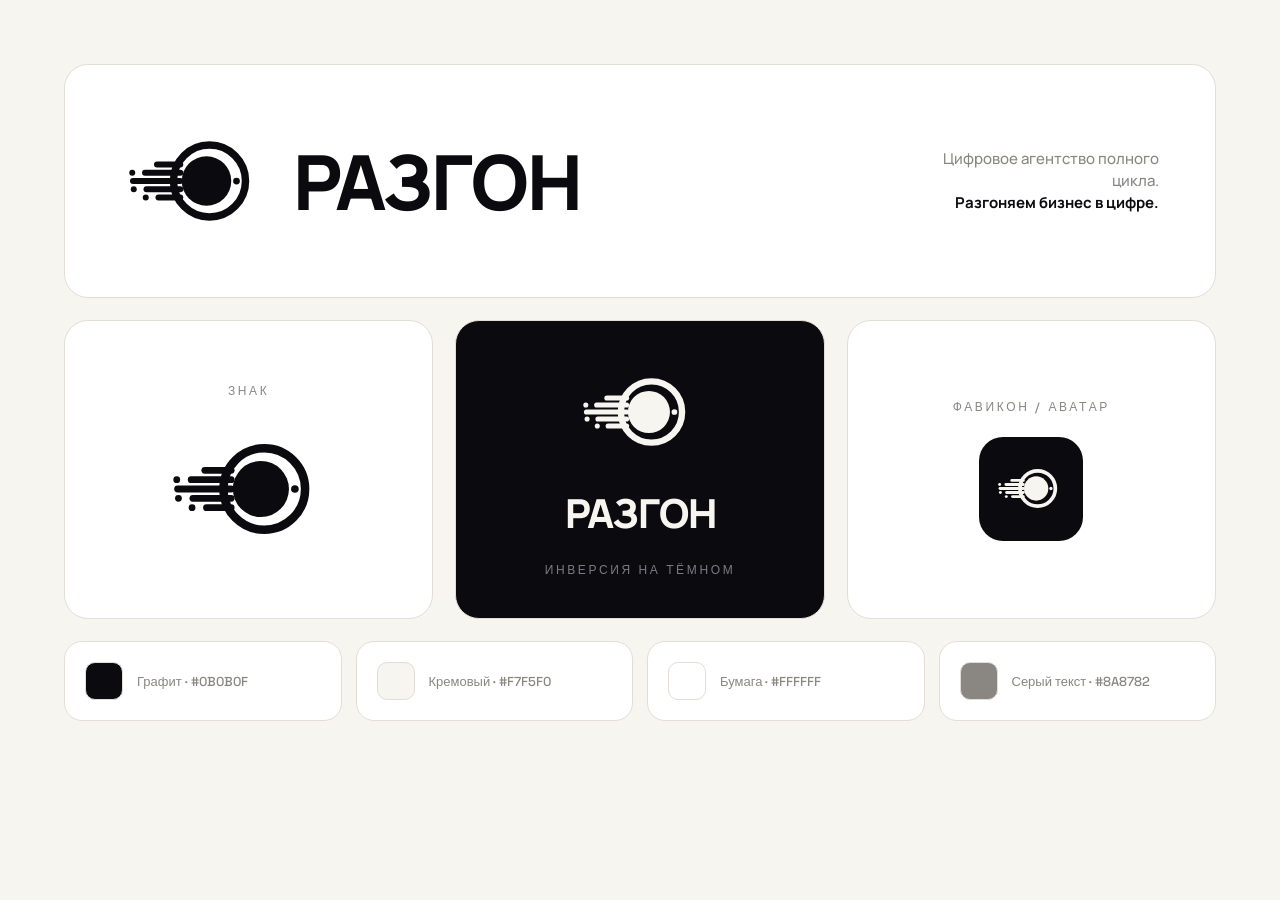
<file: logo.html>
<!DOCTYPE html>
<html lang="ru"><head><meta charset="UTF-8">
<style>
@import url('fonts/fonts.css');
:root{--ink:#0b0b0f;--cream:#f7f5f0;--paper:#ffffff;--muted:#8a8782;--line:#e3ded5;}
*{margin:0;padding:0;box-sizing:border-box}
body{background:var(--cream);font-family:'Manrope',sans-serif;color:var(--ink);padding:64px}
.sheet{max-width:1180px;margin:0 auto}
.cap{font-family:'Space Grotesk',sans-serif;font-size:12px;letter-spacing:.22em;text-transform:uppercase;color:var(--muted)}
.hero{display:flex;align-items:center;gap:30px;padding:56px;background:var(--paper);border:1px solid var(--line);border-radius:24px}
.lockup{display:flex;align-items:center;gap:22px;color:var(--ink)}
.word{font-family:'Manrope',sans-serif;font-weight:800;font-size:76px;letter-spacing:-.03em;line-height:.9}
.tag{margin-left:auto;max-width:240px;text-align:right;color:var(--muted);font-size:15px;line-height:1.45;font-weight:500}
.tag b{color:var(--ink);font-weight:700}
.grid{display:grid;grid-template-columns:repeat(3,1fr);gap:22px;margin-top:22px}
.card{background:var(--paper);border:1px solid var(--line);border-radius:24px;padding:40px;display:flex;flex-direction:column;align-items:center;justify-content:center;min-height:240px;gap:22px}
.card.dark{background:var(--ink)}
.card.dark .cap{color:#7c7a86}
.fav{width:104px;height:104px;border-radius:24px;background:var(--ink);display:flex;align-items:center;justify-content:center;color:var(--cream)}
.wordsm{font-family:'Manrope',sans-serif;font-weight:800;font-size:40px;letter-spacing:-.03em;color:var(--cream)}
.swatches{display:flex;gap:14px;margin-top:22px}
.sw{flex:1;background:var(--paper);border:1px solid var(--line);border-radius:18px;padding:20px;display:flex;align-items:center;gap:14px;font-family:'Space Grotesk',sans-serif;font-size:13px;color:var(--muted)}
.dot{width:38px;height:38px;border-radius:10px;border:1px solid var(--line)}
</style></head>
<body>
<svg width="0" height="0" style="position:absolute" aria-hidden="true"><symbol id="rzMark" viewBox="0 0 200 160">
  <g stroke="currentColor" stroke-width="8" stroke-linecap="round" fill="none">
    <line x1="48" y1="58" x2="79" y2="58"/><line x1="32" y1="69" x2="79" y2="69"/><line x1="16" y1="80" x2="79" y2="80"/>
    <line x1="34" y1="91" x2="79" y2="91"/><line x1="50" y1="102" x2="79" y2="102"/></g>
  <circle cx="15" cy="69" r="4" fill="currentColor"/><circle cx="17" cy="91" r="4" fill="currentColor"/><circle cx="33" cy="102" r="4" fill="currentColor"/>
  <circle cx="118" cy="80" r="48" stroke="currentColor" stroke-width="10" fill="none"/>
  <circle cx="114" cy="80" r="33" fill="currentColor"/><circle cx="154" cy="80" r="4.5" fill="currentColor"/>
</symbol></svg>

<div class="sheet">
  <div class="hero">
    <div class="lockup">
      <svg viewBox="0 0 200 160" width="150" height="120" style="color:#0b0b0f"><use href="#rzMark"/></svg>
      <div class="word">РАЗГОН</div>
    </div>
    <div class="tag">Цифровое агентство полного цикла.<br><b>Разгоняем бизнес в цифре.</b></div>
  </div>

  <div class="grid">
    <div class="card">
      <span class="cap">Знак</span>
      <svg viewBox="0 0 200 160" width="170" height="136" style="color:#0b0b0f"><use href="#rzMark"/></svg>
    </div>
    <div class="card dark">
      <svg viewBox="0 0 200 160" width="128" height="102" style="color:#f7f5f0"><use href="#rzMark"/></svg>
      <div class="wordsm">РАЗГОН</div>
      <span class="cap">Инверсия на тёмном</span>
    </div>
    <div class="card">
      <span class="cap">Фавикон / аватар</span>
      <div class="fav"><svg viewBox="0 0 200 160" width="74" height="59"><use href="#rzMark"/></svg></div>
    </div>
  </div>

  <div class="swatches">
    <div class="sw"><span class="dot" style="background:#0b0b0f"></span> Графит · #0B0B0F</div>
    <div class="sw"><span class="dot" style="background:#f7f5f0"></span> Кремовый · #F7F5F0</div>
    <div class="sw"><span class="dot" style="background:#ffffff"></span> Бумага · #FFFFFF</div>
    <div class="sw"><span class="dot" style="background:#8a8782"></span> Серый текст · #8A8782</div>
  </div>
</div>
</body></html>
</file>
